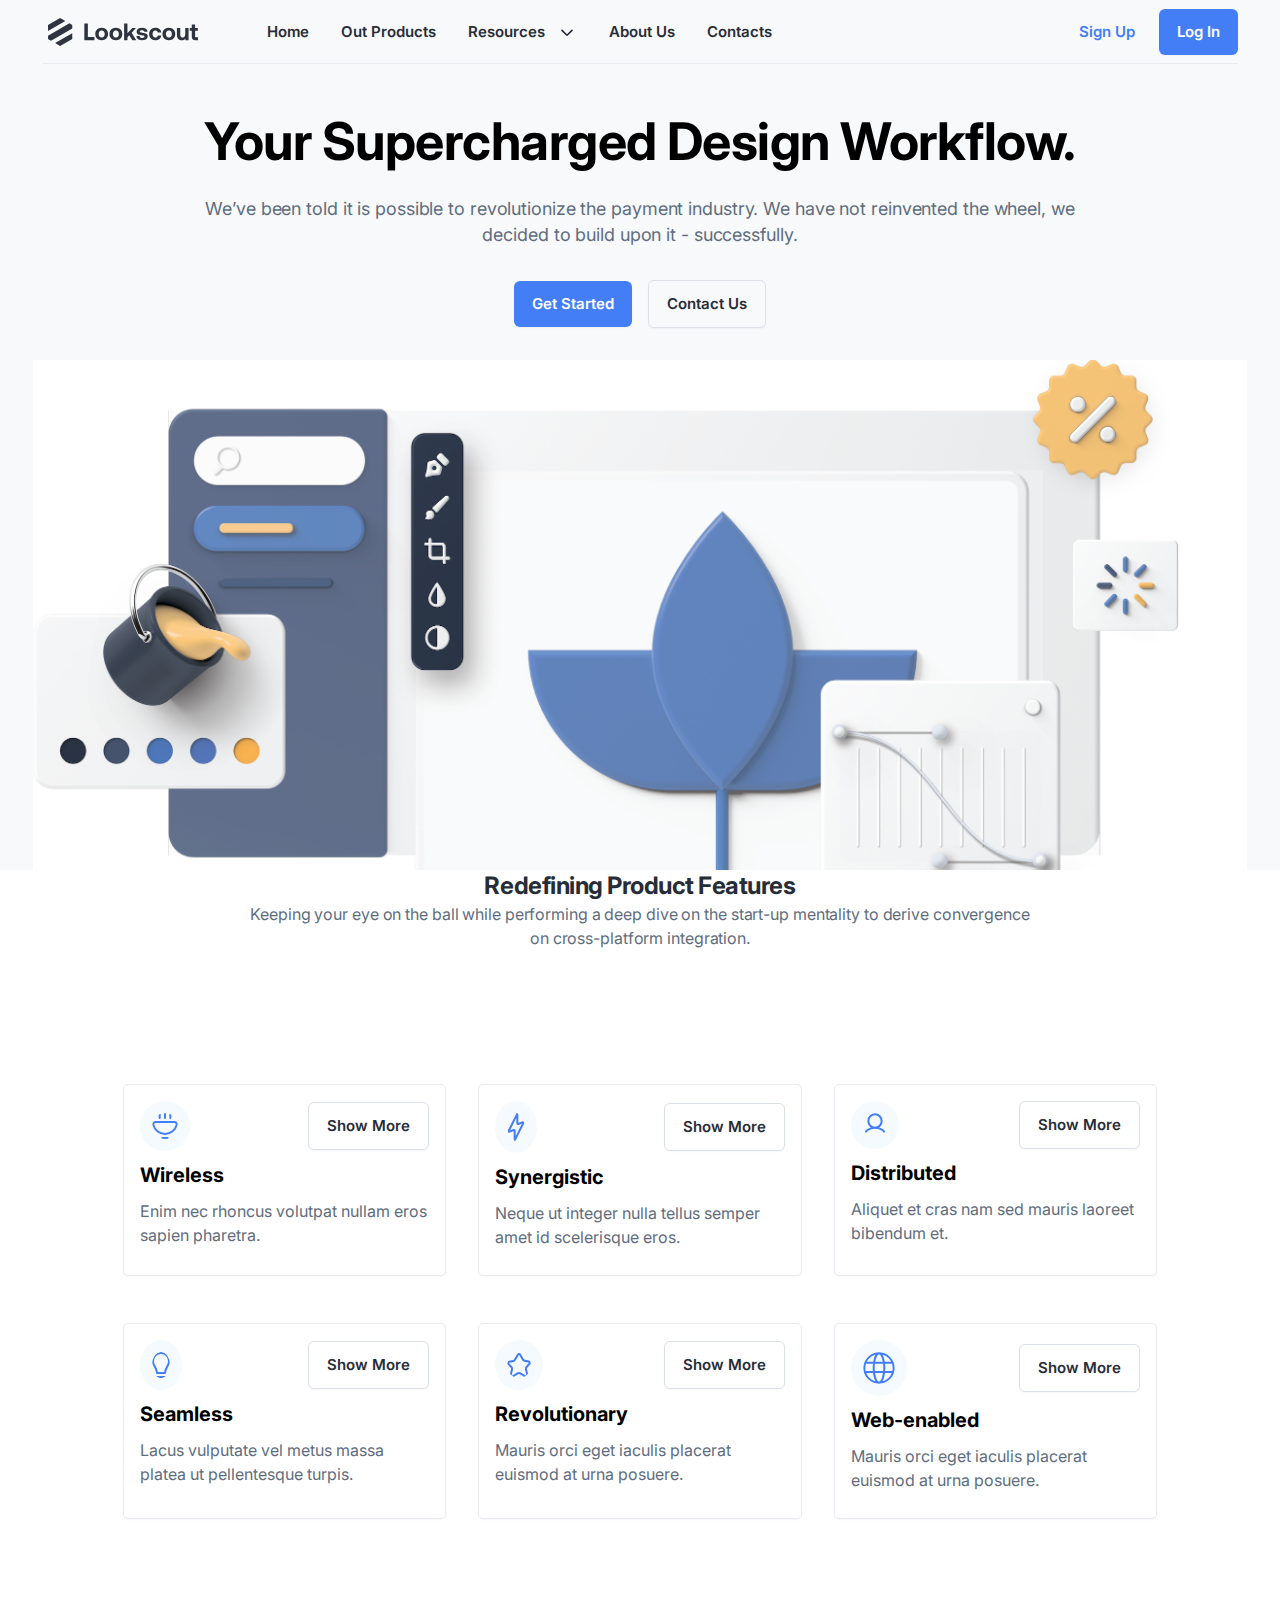
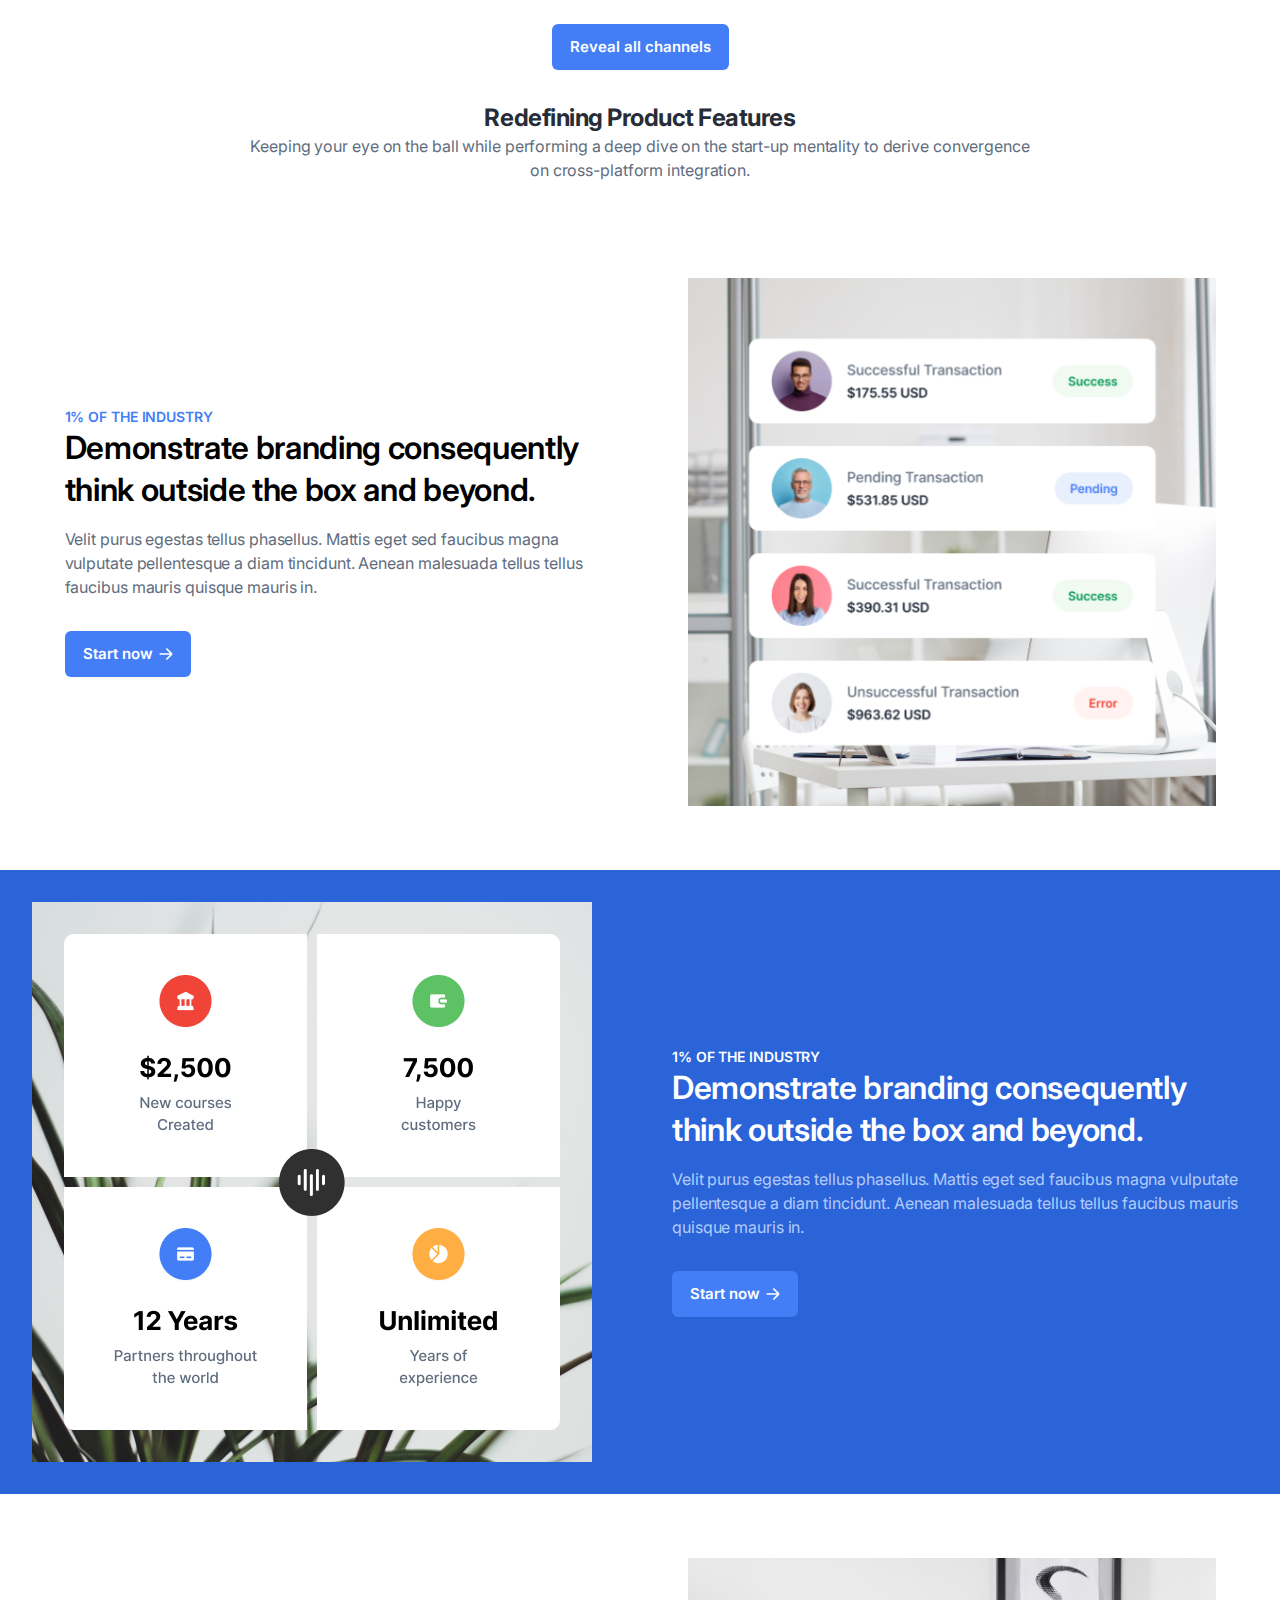
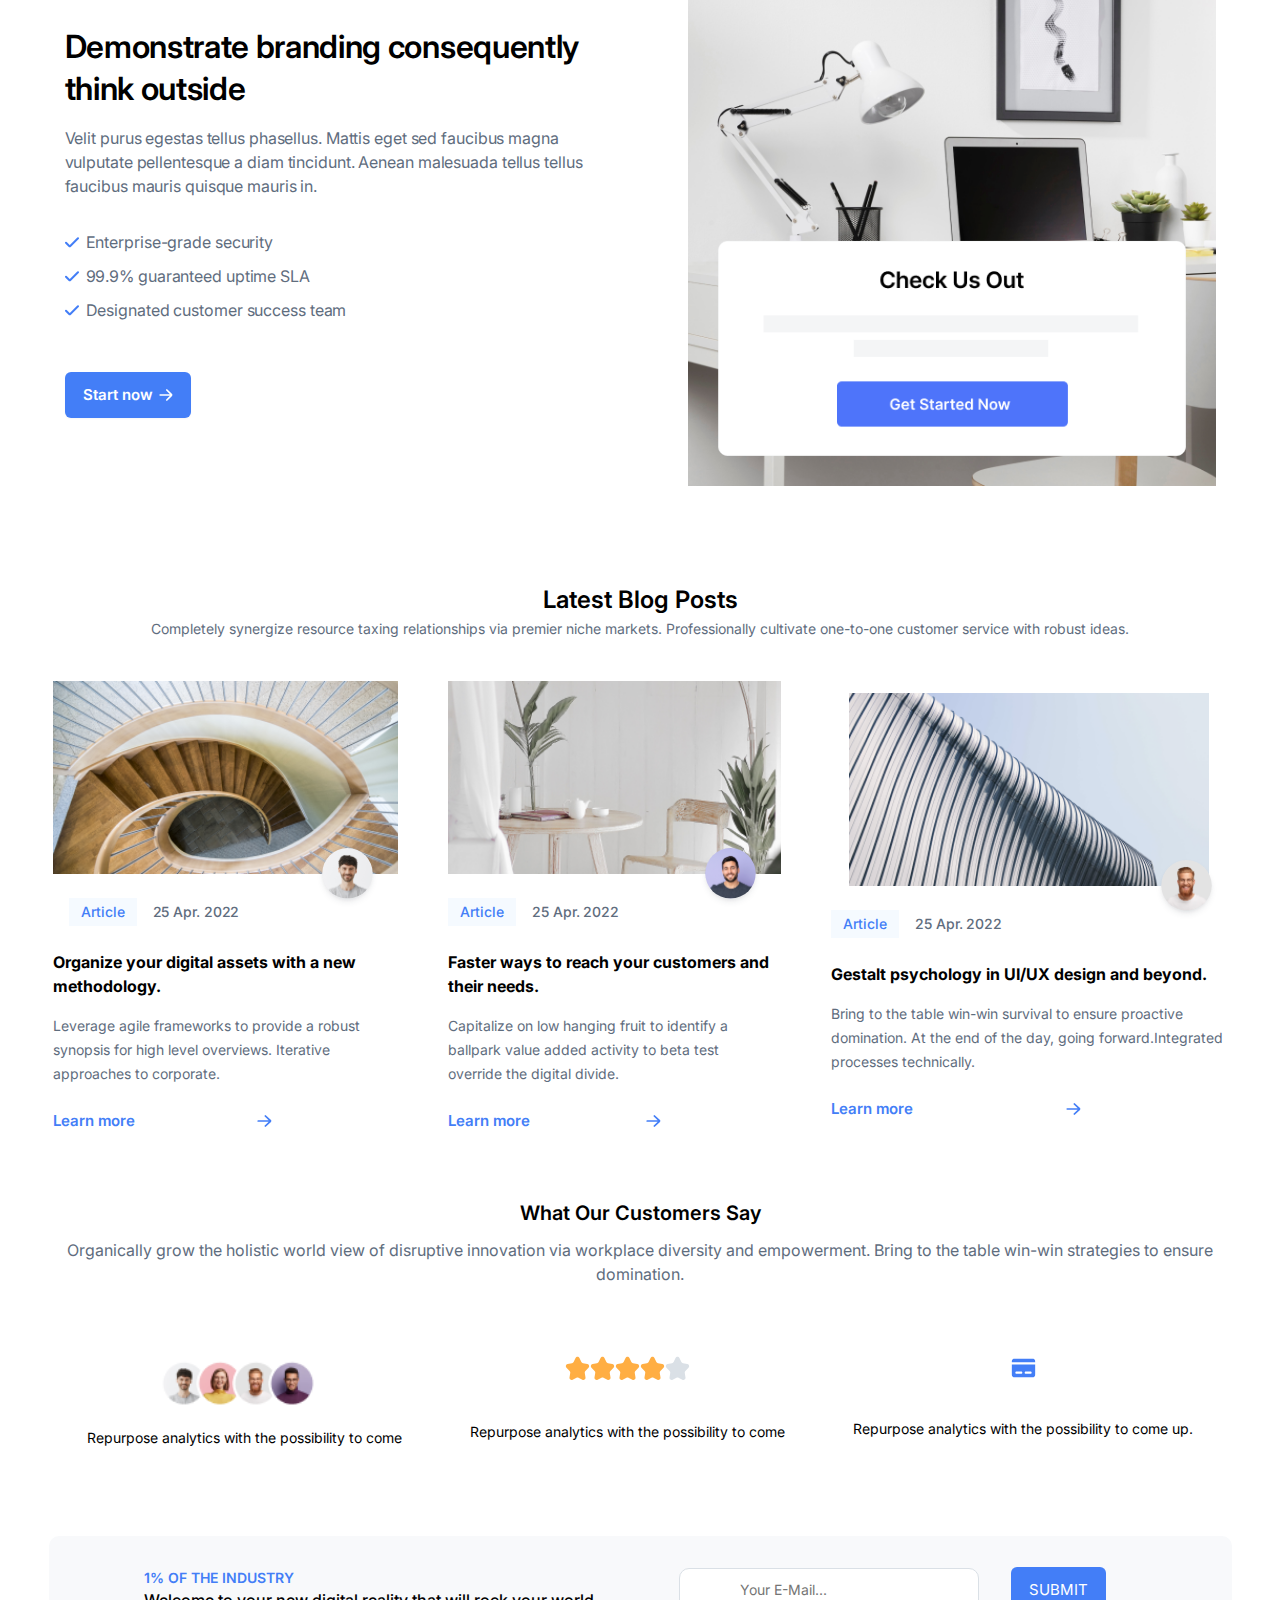
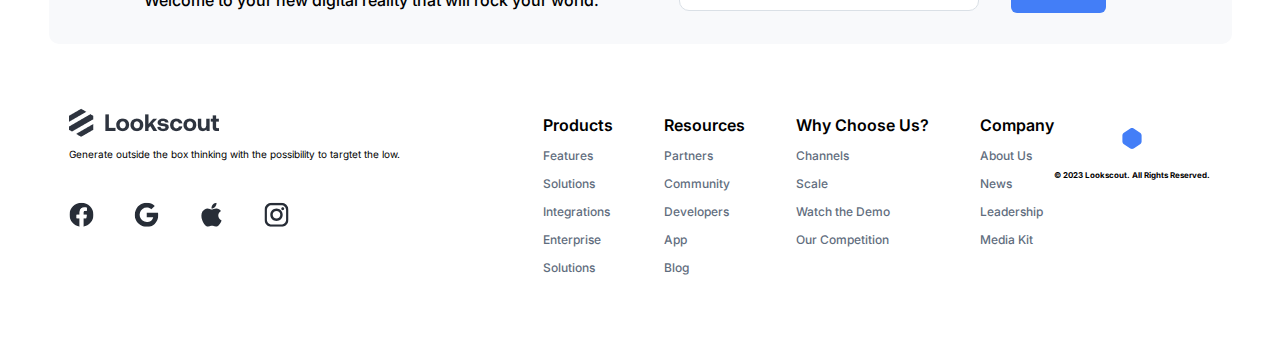
<file: index.html>
<!DOCTYPE html>
<html lang="en">
	<head>
		<meta charset="UTF-8" />
		<meta http-equiv="X-UA-Compatible" content="IE=edge" />
		<meta name="viewport" content="width=device-width, initial-scale=1.0" />
		<!-- font link-->
		<link rel="preconnect" href="https://fonts.googleapis.com" />
		<link rel="preconnect" href="https://fonts.gstatic.com" crossorigin />
		<link
			href="https://fonts.googleapis.com/css2?family=Inter:wght@400;500;600;700&display=block"
			rel="stylesheet" />

		<!-- css reset -->
		<link rel="stylesheet" href="assets/css/reset.css" />
		<link rel="stylesheet" href="assets/css/lookscout.css" />
		<link rel="stylesheet" href="assets/css/button.css" />
		<!-- css links -->
		<title>Landing Page</title>
	</head>

	<body>
		<!-- Header Start -->

		<header>
			<div class="container">
				<!--Nav Start -->

				<nav>
					<div class="nav-flex">
						<a href="index.html"
							><img
								id="Logo"
								src="assets/img/svg/Logo.svg"
								alt=""
						/></a>
						<div class="Header-links">
							<a href="#">Home</a>
							<a href="#">Out Products</a>
							<a class="downlink" href="#"
								>Resources
								<img src="assets/img/svg/down arrow.svg" alt=""
							/></a>

							<a href="about.html">About Us</a>
							<a href="#">Contacts</a>
						</div>
					</div>
					<div class="singUp-logIn">
						<a class="singUp" href="#">Sign Up</a>
						<a class="button button-blue" href="#"> Log In</a>
					</div>
					<a class="sidebar" href="#"
						><img src="assets/img/svg/Sidebar.svg" alt=""
					/></a>
				</nav>

				<!--Nav End -->

				<!--Hero-Base Start -->

				<section class="Hero-Base">
					<div class="Paragraph-container">
						<p class="Headline_xL-Mobile-Semibold">
							Your Supercharged Design Workflow.
						</p>
						<p class="Headline_gray">
							We’ve been told it is possible to revolutionize the
							payment industry. We have not reinvented the wheel,
							we decided to build upon it - successfully.
						</p>
					</div>
					<div class="Input-form">
						<a class="button button-blue mobile-full" href="#"
							>Get Started</a
						>
						<a class="button mobile-full" href="#">Contact Us</a>
					</div>
				</section>

				<!--Hero-Base End -->
			</div>

			<img
				class="Header-img"
				src="assets/img/Landing Page Header Image.png"
				alt="" />
		</header>

		<!-- Header End -->

		<!-- LeftToRight Start -->
		<div class="section leftToRight">
			<div class="container">
				<div class="leftToRightHeader">
					<h3 class="text-center">Redefining Product Features</h3>
					<p class="text-l text-center">
						Keeping your eye on the ball while performing a deep
						dive on the start-up mentality to derive convergence on
						cross-platform integration.
					</p>
				</div>
				<div class="review-cards">
					<div class="review-card">
						<div class="review-card-header">
							<img src="assets/img/svg/sound.svg" alt="" />
							<a href="#" class="button">Show More</a>
						</div>
						<div class="review-card-text">
							<h4>Wireless</h4>
							<p>
								Enim nec rhoncus volutpat nullam eros sapien
								pharetra.
							</p>
						</div>
					</div>
					<div class="review-card">
						<div class="review-card-header">
							<img src="assets/img/svg/thunder.svg" alt="" />
							<a href="#" class="button">Show More</a>
						</div>
						<div class="review-card-text">
							<h4>Synergistic</h4>
							<p>
								Neque ut integer nulla tellus semper amet id
								scelerisque eros.
							</p>
						</div>
					</div>
					<div class="review-card">
						<div class="review-card-header">
							<img src="assets/img/svg/person.svg" alt="" />
							<a href="#" class="button">Show More</a>
						</div>
						<div class="review-card-text">
							<h4>Distributed</h4>
							<p>
								Aliquet et cras nam sed mauris laoreet bibendum
								et.
							</p>
						</div>
					</div>
					<div class="review-card">
						<div class="review-card-header">
							<img src="assets/img/svg/bulb.svg" alt="" />
							<a href="#" class="button">Show More</a>
						</div>
						<div class="review-card-text">
							<h4>Seamless</h4>
							<p>
								Lacus vulputate vel metus massa platea ut
								pellentesque turpis.
							</p>
						</div>
					</div>
					<div class="review-card">
						<div class="review-card-header">
							<img src="assets/img/svg/star.svg" alt="" />
							<a href="#" class="button">Show More</a>
						</div>
						<div class="review-card-text">
							<h4>Revolutionary</h4>
							<p>
								Mauris orci eget iaculis placerat euismod at
								urna posuere.
							</p>
						</div>
					</div>
					<div class="review-card">
						<div class="review-card-header">
							<img src="assets/img/svg/web.svg" alt="" />
							<a href="#" class="button">Show More</a>
						</div>
						<div class="review-card-text">
							<h4>Web-enabled</h4>
							<p>
								Mauris orci eget iaculis placerat euismod at
								urna posuere.
							</p>
						</div>
					</div>
				</div>
				<p class="button-container">
					<a href="#" class="button button-blue"
						>Reveal all channels</a
					>
				</p>
			</div>
		</div>

		<!-- Ömer LeftoRight start -->
		<!--Section-1 start -->
		<div class="section leftToRight">
			<div class="a_container">
				<div class="leftToRightHeader">
					<h3 class="headline-S-Mobile text-center">
						Redefining Product Features
					</h3>
					<p class="text-l text-center">
						Keeping your eye on the ball while performing a deep
						dive on the start-up mentality to derive convergence on
						cross-platform integration.
					</p>
				</div>

				<div class="leftToRightContent">
					<div class="leftToRightContentImg p-lr">
						<img
							class="imgMobile"
							src="assets/img/demonstrate-card-mobile.png"
							alt="Redefining Product Features" />
						<img
							class="imgTablet"
							src="assets/img/demonstrate-card-tablet.png"
							alt="Redefining Product Features" />
						<img
							class="imgPc"
							src="assets/img/demonstrate-card-pc.png"
							alt="Redefining Product Features" />
					</div>
					<div class="leftToRightContentBase p-lr">
						<span class="text-s">1% OF THE INDUSTRY</span>
						<h2>
							Demonstrate branding consequently think outside the
							box and beyond.
						</h2>
						<p class="text-l">
							Velit purus egestas tellus phasellus. Mattis eget
							sed faucibus magna vulputate pellentesque a diam
							tincidunt. Aenean malesuada tellus tellus faucibus
							mauris quisque mauris in.
						</p>
						<a href="#" class="button button-blue"
							>Start now
							<img
								src="assets/img/svg/arrow-right.svg"
								alt="arrow-right"
						/></a>
					</div>
				</div>
			</div>
		</div>
		<!--Section-1 end -->
		<!--Section-2 start -->
		<div class="section leftToRight leftToRightBlue bg-blue">
			<div class="leftToRightContent">
				<div class="leftToRightContentImg p-lr">
					<img
						class="imgMobile"
						src="assets/img/demonstrate-card-mobile.png"
						alt="Redefining Product Features" />
					<img
						class="imgTablet"
						src="assets/img/demonstrate-card-tablet.png"
						alt="Redefining Product Features" />
					<img
						class="imgPc"
						src="assets/img/demonstrate-card-blue-only-pc.png"
						alt="Redefining Product Features" />
				</div>
				<div class="leftToRightContentBase p-lr">
					<span class="text-s">1% OF THE INDUSTRY</span>
					<h2>
						Demonstrate branding consequently think outside the box
						and beyond.
					</h2>
					<p class="text-l">
						Velit purus egestas tellus phasellus. Mattis eget sed
						faucibus magna vulputate pellentesque a diam tincidunt.
						Aenean malesuada tellus tellus faucibus mauris quisque
						mauris in.
					</p>
					<a href="#" class="button button-blue"
						>Start now
						<img
							src="assets/img/svg/arrow-right.svg"
							alt="arrow-right"
					/></a>
				</div>
			</div>
		</div>
		<!--Section-2 end -->
		<!--Section-3 start -->
		<div class="section leftToRight leftToRightLastChild">
			<div class="container">
				<div class="leftToRightContent">
					<div class="leftToRightContentImg p-lr">
						<img
							class="imgMobile"
							src="assets/img/demonstrate-card-mobile.png"
							alt="Redefining Product Features" />
						<img
							class="imgTablet"
							src="assets/img/demonstrate-card-tablet.png"
							alt="Redefining Product Features" />
					</div>
					<div class="leftToRightContentBase p-lr">
						<span class="text-s">1% OF THE INDUSTRY</span>
						<h2>
							Demonstrate branding consequently think outside the
							box and beyond.
						</h2>
						<p class="text-l">
							Velit purus egestas tellus phasellus. Mattis eget
							sed faucibus magna vulputate pellentesque a diam
							tincidunt. Aenean malesuada tellus tellus faucibus
							mauris quisque mauris in.
						</p>
						<a href="#" class="button button-blue"
							>Start now
							<img
								src="assets/img/svg/arrow-right.svg"
								alt="arrow-right"
						/></a>
					</div>
				</div>
			</div>
		</div>
		<!--Section-3 end -->
		<!--Section-4 ops start -->
		<div class="section leftToRight checkUsOut">
			<div class="a_container">
				<div class="leftToRightContent">
					<div class="leftToRightContentImg p-lr">
						<img
							class="imgPc"
							src="assets/img/checks-us-out.png"
							alt="Redefining Product Features" />
					</div>
					<div class="leftToRightContentBase p-lr">
						<h2>Demonstrate branding consequently think outside</h2>
						<p class="text-l" style="width: 532px">
							Velit purus egestas tellus phasellus. Mattis eget
							sed faucibus magna vulputate pellentesque a diam
							tincidunt. Aenean malesuada tellus tellus faucibus
							mauris quisque mauris in.
						</p>
						<ul class="text-l">
							<li>Enterprise-grade security</li>
							<li>99.9% guaranteed uptime SLA</li>
							<li>Designated customer success team</li>
						</ul>
						<a href="#" class="button button-blue"
							>Start now
							<img
								src="assets/img/svg/arrow-right.svg"
								alt="arrow-right"
						/></a>
					</div>
				</div>
			</div>
		</div>
		<!--Section-4 ops start -->

		<!-- Ömer LeftoRight end -->
		<div class="container">
			<div class="latest">
				<h2 style="font-size: 24px; font-weight: 600">
					Latest Blog Posts
				</h2>
				<p
					style="
						color: rgba(95, 109, 126, 1);
						font-size: 14px;
						font-weight: 400;
					">
					Completely synergize resource taxing relationships via
					premier niche markets. Professionally cultivate one-to-one
					customer service with robust ideas.
				</p>
			</div>
			<div class="card-container">
				<div class="card">
					<div class="cards">
						<img src="assets/img/stairs.png" alt="" />
						<div class="cards1">
							<div></div>
							<h5>Article</h5>
							<p>25 Apr. 2022</p>
							<img src="assets/img/svg/Avatar.svg" alt="" />
						</div>
						<div class="cardsHeader">
							<h1>
								Organize your digital assets with a new
								methodology.
							</h1>
							<p>
								Leverage agile frameworks to provide a robust
								synopsis for high level overviews. Iterative
								approaches to corporate.
							</p>
							<div class="learn">
								<a href="#">Learn more</a>
								<img src="assets/img/svg/Icon.svg" alt="" />
							</div>
						</div>
					</div>
				</div>
				<div class="card">
					<img src="assets/img/table.png" alt="" />
					<div class="cards1">
						<h5>Article</h5>
						<p>25 Apr. 2022</p>
						<img src="assets/img/svg/Avatar2.svg" alt="" />
					</div>
					<div class="cardsHeader">
						<h1>
							Faster ways to reach your customers and their needs.
						</h1>
						<p>
							Capitalize on low hanging fruit to identify a
							ballpark value added activity to beta test override
							the digital divide.
						</p>
						<div class="learn">
							<a href="#">Learn more</a>
							<img src="assets/img/svg/Icon.svg" alt="" />
						</div>
					</div>
				</div>
				<div class="card">
					<img src="assets/img/stadium.png" alt="" />
					<div class="cards1">
						<h5>Article</h5>
						<p>25 Apr. 2022</p>
						<img src="assets/img/svg/Avatar3.svg" alt="" />
					</div>
					<div class="cardsHeader">
						<h1>Gestalt psychology in UI/UX design and beyond.</h1>
						<p>
							Bring to the table win-win survival to ensure
							proactive domination. At the end of the day, going
							forward.Integrated processes technically.
						</p>
						<div class="learn">
							<a href="#">Learn more</a>
							<img src="assets/img/svg/Icon.svg" alt="" />
						</div>
					</div>
				</div>
			</div>
		</div>

		<div class="a_container">
			<h2
				class="text-center"
				style="font-size: 20px; font-weight: 600; padding-bottom: 10px">
				What Our Customers Say
			</h2>
			<p
				class="text-center"
				style="
					font-size: 16px;
					font-weight: 400;
					color: rgba(95, 109, 126, 1);
				">
				Organically grow the holistic world view of disruptive
				innovation via workplace diversity and empowerment. Bring to the
				table win-win strategies to ensure domination.
			</p>
			<div class="customers">
				<div>
					<div class="profile-photos">
						<img src="assets/img/Avatar-s-1.png" alt="" />
						<img src="assets/img/Avatar-4.png" alt="" />
						<img src="assets/img/Avatar-s-3.png" alt="" />
						<img src="assets/img/Avatar-s-4.png" alt="" />
					</div>
					<h4
						class="text-center"
						style="font-size: 14px; font-weight: 400">
						Repurpose analytics with the possibility to come
					</h4>
				</div>

				<div class="stars-section">
					<div class="stars">
						<img src="assets/img/svg/star-yellow.svg" alt="" />
						<img src="assets/img/svg/star-yellow.svg" alt="" />
						<img src="assets/img/svg/star-yellow.svg" alt="" />
						<img src="assets/img/svg/star-yellow.svg" alt="" />
						<img src="assets/img/svg/star-empty.svg" alt="" />
					</div>
					<h4
						class="text-center"
						style="font-size: 14px; font-weight: 400">
						Repurpose analytics with the possibility to come
					</h4>
				</div>
				<div>
					<div class="stars">
						<img src="assets/img/svg/card.svg" alt="" />
					</div>
					<h4
						class="text-center"
						style="font-size: 14px; font-weight: 400">
						Repurpose analytics with the possibility to come up.
					</h4>
				</div>
			</div>
		</div>
		<div class="a_container">
			<div class="bg-gray email">
				<div>
					<h4
						style="
							color: #437ef7;
							font-size: 14px;
							font-weight: 600;
						">
						1% OF THE INDUSTRY
					</h4>
					<h2 style="font-size: 16px; font-weight: 500">
						Welcome to your new digital reality that will rock your
						world.
					</h2>
				</div>

				<div class="email-right">
					<input
						type="email"
						name=""
						id="email"
						placeholder="Your E-Mail..." />
					<a href="#" class="btn btn-blue">SUBMIT</a>
				</div>
			</div>
		</div>

		<footer class="a_container">
			<div class="footer-container">
				<div class="footer-head">
					<div class="footer-head-text">
						<img src="assets/img/logo.png" alt="" />
						<p>
							Generate outside the box thinking with the
							possibility to targtet the low.
						</p>
					</div>
					<div class="social-area">
						<img src="assets/img/svg/face-logo.svg" alt="" />
						<img src="assets/img/svg/google-logo.svg" alt="" />
						<img src="assets/img/svg/apple-logo.svg" alt="" />
						<img src="assets/img/svg/insta-logo.svg" alt="" />
					</div>
				</div>
				<div style="text-align: left" class="footer-links">
					<div>
						<ul>
							<li>
								<a href="#" data-header="footer-header"
									>Products</a
								>
							</li>
							<li><a href="#">Features</a></li>
							<li><a href="#">Solutions</a></li>
							<li><a href="#">Integrations</a></li>
							<li><a href="#">Enterprise</a></li>
							<li><a href="#">Solutions</a></li>
						</ul>
					</div>
					<div>
						<ul>
							<li>
								<a href="#" data-header="footer-header"
									>Resources</a
								>
							</li>
							<li><a href="#">Partners</a></li>
							<li><a href="#">Community</a></li>
							<li><a href="#">Developers</a></li>
							<li><a href="#">App</a></li>
							<li><a href="#">Blog</a></li>
						</ul>
					</div>
					<div>
						<ul>
							<li>
								<a href="#" data-header="footer-header"
									>Why Choose Us?</a
								>
							</li>
							<li><a href="#">Channels</a></li>
							<li><a href="#">Scale</a></li>
							<li><a href="#">Watch the Demo</a></li>
							<li><a href="#">Our Competition</a></li>
						</ul>
					</div>
					<div>
						<ul>
							<li>
								<a href="#" data-header="footer-header"
									>Company</a
								>
							</li>
							<li><a href="#">About Us</a></li>
							<li><a href="#">News</a></li>
							<li><a href="#">Leadership</a></li>
							<li><a href="#">Media Kit</a></li>
						</ul>
					</div>
				</div>
				<div class="footer-bottom">
					<img src="assets/img/svg/footer-icon.svg" alt="" />
					<h4>© 2023 Lookscout. All Rights Reserved.</h4>
				</div>
			</div>
		</footer>
	</body>
</html>
</file>
<file: assets/css/lookscout.css>
/* gap 8'in katları, gap değerlerini rem ile ayarlama yapıyorum*/
html {
	font-size: 8px;
	font-family: 'Inter', sans-serif;
}

/* MOBILE AREA */
.container {
	margin: 0 16.02px;
}

/* Header Start */

/* Nav Start */

header {
	background: #f8f9fb;
	transform: matrix(1, 0, 0, 1, 0, 0);
}

nav {
	height: 64px;
	display: flex;
	align-items: center;
	justify-content: space-between;
	border-bottom: 1px solid #eaebf0;
}

.nav-flex {
	display: flex;
	flex-direction: row;
	gap: 8rem;
	align-items: center;
	justify-content: space-between;
}

#Logo {
	height: 40px;
	min-width: 160px;
}

.Header-links {
	display: none;
}

.singUp-logIn {
	display: none;
}

/* Nav End */

/* Header Font */

.Headline_xL-Mobile-Semibold {
	font-size: 36px;
	font-weight: 600;
	line-height: 44px;
	letter-spacing: -0.02em;
	text-align: center;
}

.Headline_gray {
	font-size: 18px;
	font-weight: 400;
	line-height: 26px;
	letter-spacing: -0.10000000149011612px;
	text-align: center;
	color: #5f6d7e;
}

/* Hero-Base Start */

.Hero-Base {
	margin-top: 3rem;
	display: flex;
	align-items: center;
	flex-direction: column;
	gap: 3rem;
}

.Paragraph-container,
.Input-form {
	display: flex;
	align-items: center;
	flex-direction: column;
	justify-content: center;
	gap: 2rem;
}

/* Hero-Base End */

.Header-img {
	margin-top: 3rem;
	max-width: 100%;
	margin-inline: auto;
}

/* Header End */

/* Utilities */

/*Ali*/

.a_container {
	padding: 32px 16px;
	box-sizing: border-box;
	max-width: 1215px;
	margin: 0 auto;
}

/*Review*/

.review-text {
	text-align: center;
}

.review-text p {
	color: rgba(95, 109, 126, 1);
	margin-top: 12px;
	margin-bottom: 12px;
}

.review-card-header {
	display: flex;
	justify-content: space-between;
	align-items: center;
	margin-bottom: 10px;
}

.review-card-header img {
	padding: 12px;
	border-radius: 50%;
	background-color: #f5faff;
}

.review-card {
	border: 1px solid #eaebf0;
	box-shadow: 0px 1px 2px rgba(16, 24, 40, 0.04);
	border-radius: 5px;
	padding: 16px;
	margin-bottom: 15px;
}

.review-card-text h4 {
	font-size: 20px;
	line-height: 28px;
}

.review-card-text p {
	color: rgba(95, 109, 126, 1);
	font-size: 16px;
	line-height: 24px;
	padding-top: 10px;
	padding-bottom: 10px;
}

.button-container {
	text-align: center;
	margin-top: 20px;
}

/*Ali End*/

.text-center {
	text-align: center;
}

.leftToRightHeader {
	margin-top: 32px;
}

.leftToRightHeader h3,
.faqHeader h3 {
	font-size: 24px;
	font-weight: 700;
	line-height: 32px;
	letter-spacing: -0.02em;
	color: #272d37;
}

.text-l {
	font-size: 16px;
	font-weight: 400;
	line-height: 24px;
	letter-spacing: -0.10000000149011612px;
	color: #5f6d7e;
}

.text-s {
	font-size: 14px;
	font-weight: 600;
	line-height: 20px;
	letter-spacing: -0.10000000149011612px;
	text-align: left;
}

.text-m {
	font-size: 28px;
	font-weight: 600;
	line-height: 36px;
	letter-spacing: -0.02em;
	text-align: left;
}

.bg-white {
	background-color: #fafbfc;
}

.bg-blue {
	background-color: #2b63d9;
}

/* Utilities end */

.leftToRightContent {
	padding: 32px 16px;
}

.leftToRightContentImg {
	padding-bottom: 32px;
}

.leftToRightContentBase span {
	color: #437ef7;
	margin-bottom: 8px;
}

.leftToRightContentBase h2 {
	margin-bottom: 16px;
	font-size: 28px;
	font-weight: 600;
	line-height: 36px;
	letter-spacing: -0.02em;
	text-align: left;
}

.leftToRightContentBase p {
	margin-bottom: 32px;
}

.leftToRightBlue span,
.leftToRightBlue h2 {
	color: #ffffff;
}

.leftToRightBlue p {
	color: #b1ccfb;
}

.imgMobile {
	display: flex;
	margin: auto;
}

.imgPc {
	display: none;
}

.imgTablet {
	display: none;
}

.checkUsOut {
	display: none;
}

/* blog start */

.latest {
	text-align: center;
	padding: 32px 0;
}

.latest h1 {
	font-family: 'Inter';
	font-weight: 700;
	font-size: 24px;
	line-height: 32px;
}

.latest p {
	text-align: center;
	font-family: 'Inter';
}

.card {
	border-radius: 10px;
	padding: 10px;
	overflow: hidden;
}

.card img {
	max-width: 400px;
	margin: 0 auto;
	zoom: 105%;
}

.cards1 {
	display: flex;
	gap: 16px;
	padding: 24px 0;
	align-items: center;
	justify-content: start;
	position: relative;
}

.cards1 img {
	position: absolute;
	right: 10px;
	bottom: 40px;
}

.cards h5 {
	background-color: #f5faff;
	padding: 4px 12px;
	color: #437ef7;
	font-weight: 500;
	font-size: 14px;
	line-height: 20px;
}

.cards1 p {
	color: #5f6d7e;
	font-family: 'Inter';
	font-weight: 500;
	font-size: 14px;
	line-height: 20px;
	letter-spacing: -0.1px;
}

.cardsHeader1 h1 {
	font-family: 'Inter';
	font-weight: 600;
	font-size: 20px;
}

.cardsHeader p {
	font-family: 'Inter';
	font-weight: 400;
	font-size: 14px;
	line-height: 24px;
	color: #5f6d7e;
	margin-top: 16px;
}

.cards1 h5 {
	background-color: #f5faff;
	padding: 4px 12px;
	color: #437ef7;
	font-weight: 500;
	font-size: 14px;
	line-height: 20px;
}

.learn {
	display: flex;
	gap: 6px;
	align-items: center;
	padding: 24px 0;
}

.learn a {
	color: #437ef7;
	text-decoration: none;
	font-family: 'Inter';
	font-weight: 600;
	font-size: 15px;
	line-height: 22px;
}

.cards2 {
	display: flex;
	gap: 16px;
	padding: 24px 0;
	align-items: center;
	justify-content: space-between;
}

.cards2 h5 {
	background-color: #f5faff;
	padding: 4px 12px;
	color: #437ef7;
	font-weight: 500;
	font-size: 14px;
	line-height: 20px;
}

.cards2 p {
	color: #5f6d7e;
	font-family: 'Inter';
	font-weight: 500;
	font-size: 14px;
	line-height: 20px;
	letter-spacing: -0.1px;
}

.cardsHeader2 h1 {
	font-family: 'Inter';
	font-size: 20px;
	font-weight: 600;
	line-height: 28px;
	margin-bottom: 28px;
}

.cardsHeader2 p {
	width: 279px;
	height: 96px;
	font-family: 'Inter';
	font-weight: 400;
	line-height: 24px;
	color: #5f6d7e;
}

.learn2 {
	display: flex;
	gap: 6px;
	align-items: center;
	padding: 24px 0;
}

.learn2 a {
	color: #437ef7;
	text-decoration: none;
	font-family: 'Inter';
	font-weight: 600;
	font-size: 15px;
	line-height: 22px;
}

.cards3 {
	display: flex;
	gap: 16px;
	padding: 24px 0;
	align-items: center;
	justify-content: space-between;
}

.cards3 h5 {
	background-color: #f5faff;
	padding: 4px 12px;
	color: #437ef7;
	font-weight: 500;
	font-size: 14px;
	line-height: 20px;
}

.cards3 p {
	color: #5f6d7e;
	font-family: 'Inter';
	font-weight: 500;
	font-size: 14px;
	line-height: 20px;
	letter-spacing: -0.1px;
}

.cardsHeader3 h1 {
	font-family: 'Inter';
	font-size: 20px;
	font-weight: 600;
	line-height: 28px;
	margin-bottom: 28px;
}

.cardsHeader3 p {
	width: 279px;
	height: 96px;
	font-family: 'Inter';
	font-weight: 400;
	line-height: 24px;
	color: #5f6d7e;
}

.learn3 {
	display: flex;
	gap: 6px;
	align-items: center;
	padding: 24px 0;
}

.learn3 a {
	color: #437ef7;
	text-decoration: none;
	font-family: 'Inter';
	font-weight: 600;
	font-size: 15px;
	line-height: 22px;
}

/* blog end */

/*Customer*/
.profile-photos {
	display: flex;
	align-items: center;
	justify-content: center;
	margin-top: 50px;
	margin-bottom: 20px;
}

.profile-photos img {
	margin-left: -12px;
	width: 48px;
}

.stars-section {
	margin-top: 50px;
	padding-top: 30px;
	padding-bottom: 50px;
	border-top: 1px solid rgba(0, 0, 0, 0.1);
	border-bottom: 1px solid rgba(0, 0, 0, 0.1);
}

.stars {
	display: flex;
	align-items: center;
	justify-content: center;
	padding-top: 40px;
	padding-bottom: 40px;
}
/*Customer End*/

/*Submit*/
.bg-gray {
	background-color: #f8f9fb;
	border-radius: 10px;
	padding: 16px;
}

#email {
	padding: 12px 16px;
	border: 1px solid #dae0e6;
	color: #dae0e6;
	width: 100%;
	border-radius: 10px;
	margin-top: 10px;
	margin-bottom: 10px;
}
/*Submit End*/

/*Footer*/
.footer-head {
	padding-inline: 20px;
}

.social-area {
	padding: 40px 0;
	display: flex;
	align-items: center;
	justify-content: center;
	gap: 60px;
}

.footer-links {
	display: grid;
	grid-template-columns: 1fr 1fr;
	gap: 30px;
	justify-items: stretch;
	align-items: start;
	justify-content: center;
}

.footer-links a {
	color: black;
	text-decoration: none;
	font-weight: 500;
	color: #5f6d7e;
}

.footer-links [data-header='footer-header'] {
	font-size: 16px;
	line-height: 24px;
	font-weight: 600;
	text-decoration: none;
	color: black;
}

.footer-links li {
	list-style: none;
}

.footer-container {
	display: flex;
	flex-direction: column;
	align-items: center;
}

.footer-bottom {
	display: flex;
	flex-direction: column;
	align-items: center;
	gap: 20px;
	padding-top: 20px;
}

.footer-bottom img {
	width: 20px;
}

.footer-container li {
	padding-block: 5px;
}
/*Footer End*/
@media (min-width: 704px) {
	/* TABLET AREA  */

	/* Header Start */

	/* Header Font */

	.Headline_xL-Mobile-Semibold {
		font-size: 52px;
		font-weight: 700;
		line-height: 60px;
		letter-spacing: -0.01em;
	}

	/* Hero-Base Start */

	.Hero-Base {
		margin-top: 4rem;
		gap: 4rem;
	}

	.Paragraph-container {
		gap: 3rem;
	}

	.Input-form {
		flex-direction: row;
	}

	/* Hero-Base End */

	.Header-img {
		margin-top: 4rem;
	}

	/* Header End */

	.imgMobile {
		display: none;
	}

	.imgPc {
		display: none;
	}

	.imgTablet {
		display: block;
		margin: auto;
	}
	.checkUsOut {
		display: none;
	}

	.review-cards {
		display: grid;
		grid-template-columns: 1fr 1fr;
		padding: 32px 40px;
		gap: 24px;
	}
	/*Review End*/

	.leftToRightContentImg > img {
		width: -webkit-fill-available;
	}

	.card-container {
		display: grid;
		grid-template-columns: 1fr 1fr;
		justify-items: stretch;
	}

	.customers {
		display: flex;
		align-items: center;
		justify-content: space-evenly;
	}
	.stars-section {
		padding: 30px;
		border: none;
		margin: 0;
	}

	.footer-container {
		display: flex;
		flex-wrap: wrap;
		flex-direction: row;
		align-items: flex-start;
	}

	.social-area {
		gap: 40px;
	}

	.footer-links {
		display: grid;
		grid-template-columns: 1fr 1fr;
	}

	.footer-head {
		width: 40%;
	}
}

@media (min-width: 1215px) {
	/* DESKTOP AREA */

	.Header-img {
		max-width: 1215px;
		margin-inline: auto;
	}

	.review-cards {
		display: grid;
		grid-template-columns: 1fr 1fr 1fr;
		padding: 70px 80px;
		gap: 32px;
	}
	/*Review End*/

	.card-container {
		display: flex;
		align-items: center;
		gap: 40px;
		justify-content: center;
	}

	.container {
		max-width: 1215px;
		margin: 0 auto;
		padding-inline: 10px;
	}

	/* Header Start */

	/* Nav Start */

	.sidebar {
		display: none;
	}

	.Header-links {
		display: flex;
		flex-direction: row;
		gap: 4rem;
		justify-content: space-between;
		text-decoration: none;
		font-size: 15px;
		font-weight: 600;
		line-height: 22px;
	}

	.Header-links a {
		color: #272d37;
	}

	.downlink {
		display: inline-flex;
		gap: 1.5rem;
	}

	.singUp-logIn {
		display: flex;
		flex-direction: row;
		gap: 3rem;
		justify-content: space-between;
		align-items: center;
		font-size: 15px;
		font-weight: 600;
		line-height: 22px;
	}

	.singUp {
		color: #437ef7;
	}

	/* Nav End */

	/* Hero-Base Start */

	.Hero-Base {
		margin-top: 6rem;
	}

	.Paragraph-container {
		width: 900px;
	}

	/* Hero-Base End */

	/* Header End */

	.imgTablet {
		display: none;
	}

	.imgMobile {
		display: none;
	}

	.imgPc {
		display: block;
		margin: auto;
	}

	/* .section {
		padding: 64px 0;
	} */

	.leftToRightHeader {
		margin: 0 auto;
		width: 800px;
		padding-bottom: 64px;
	}

	.leftToRightContent {
		display: flex;
		align-items: center;
		gap: 80px;
		justify-content: center;
	}

	.leftToRightContentImg {
		padding: 0;
		order: 2;
	}

	.leftToRightContentBase {
		width: 576px;
	}

	.leftToRightContentBase h2 {
		font-weight: 600;
		font-size: 32px;
		line-height: 42px;
		letter-spacing: -0.01em;
	}

	.leftToRightBlue .leftToRightContentBase {
		order: 2;
	}

	.leftToRightLastChild {
		display: none;
	}

	.checkUsOut {
		display: block;
	}

	.email {
		display: flex;
		align-items: center;
		justify-content: space-evenly;
	}

	.email a {
		margin-inline: 30px;
	}

	#email {
		padding: 10px 60px;
		border: 1px solid #dae0e6;
		color: #dae0e6;
		width: 300px;
		border-radius: 10px;
		margin-top: 10px;
		margin-bottom: 10px;
		font-size: 14px;
	}
	ul {
		list-style-image: url('/assets/img/svg/check-ico.svg');
		padding-bottom: 40px;
		padding-left: 21px;
	}
	li {
		list-style-type: none;
		padding-bottom: 10px;
	}
	.footer-links {
		display: flex;
	}

	.footer-head-text p {
		font-size: 10px;
		padding-top: 10px;
	}

	.footer-links a {
		font-size: 12px;
	}

	.social-area {
		justify-content: left;
	}
}
/*Utility Class*/

.a_container {
	padding: 32px 16px;
	box-sizing: border-box;
	max-width: 1215px;
	margin: 0 auto;
}

.button {
	padding: 12px 18px;
	border: 1px solid #dae0e6;
	font-size: 15px;
	line-height: 22px;
	text-decoration: none;
	color: black;
	border-radius: 6px;
	text-align: center;
}

.button.button-blue {
	border: none;
	background-color: rgba(67, 126, 247, 1);
	color: #fff;
}

/*Utility Class*/

/*Review End*/
</file>
<file: assets/css/button.css>
/* Button */

.button {
	font-size: 15px;
	font-weight: 600;
	border-radius: 6px;
	padding: 12px 18px 12px 18px;
	box-shadow: 0px 1px 2px 0px #1018280a;
	display: inline-flex;
	border: 1px solid #dae0e6;
	text-decoration: none;
	color: #272d37;
	gap: 6px;
}

.button-blue {
	background: #437ef7;
	color: #fff;
	border: 1px solid #437ef7;
}

a {
	text-decoration: none;
}

/*Ali BUTTON*/
.btn {
	padding: 12px 18px;
	border: 1px solid #dae0e6;
	font-size: 15px;
	line-height: 22px;
	text-decoration: none;
	color: black;
	border-radius: 6px;
	text-align: center;
	display: inline-block;
	margin-top: 15px;
	margin-bottom: 15px;
}

.btn.btn-blue {
	border: none;
	background-color: rgba(67, 126, 247, 1);
	color: #fff;
}
/*Ali BUTTON End*/

@media (max-width: 704px) {
	/* sadece mobil */

	.mobile-full {
		display: block;
		width: 100%;
		text-align: center;
	}
}
</file>
